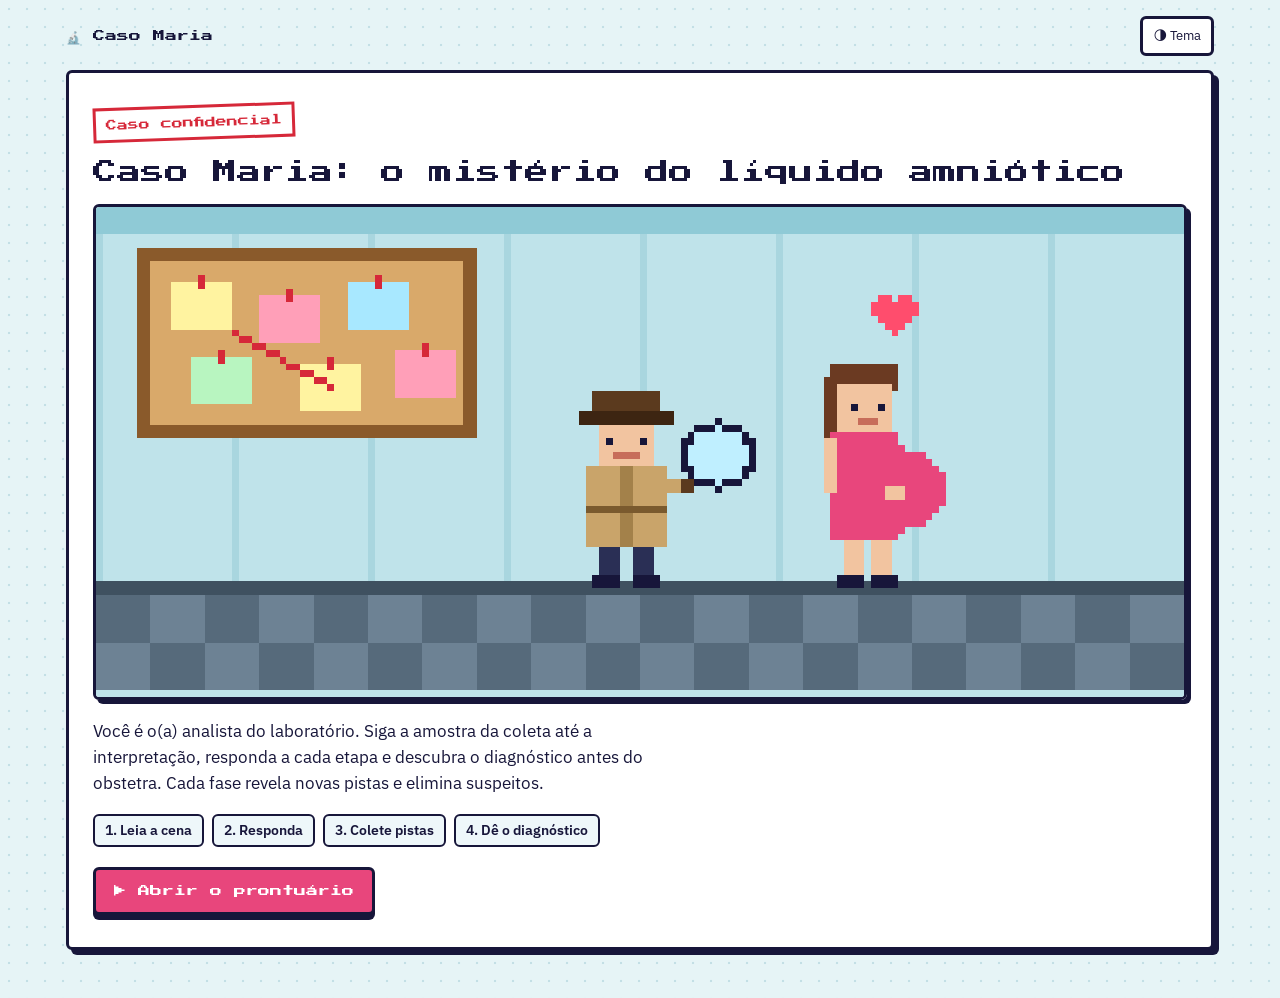
<file: caso-maria/index.html>
<!DOCTYPE html>
<html lang="pt-BR">
<head>
<meta charset="utf-8">
<meta name="viewport" content="width=device-width, initial-scale=1, viewport-fit=cover">
<meta name="theme-color" content="#0a8f8f">
<meta name="color-scheme" content="light dark">
<title>Caso Maria: o mistério do líquido amniótico</title>
<link rel="icon" href="data:image/svg+xml,%3Csvg xmlns='http://www.w3.org/2000/svg' viewBox='0 0 100 100'%3E%3Ctext y='.9em' font-size='90'%3E🔬%3C/text%3E%3C/svg%3E">
<link rel="stylesheet" href="https://fonts.googleapis.com/css2?family=IBM+Plex+Sans:wght@400;500;600;700&family=Press+Start+2P&display=swap">
<link rel="stylesheet" href="css/style.css">
</head>
<body>
<div class="wrap">
<div class="top"><span class="brand">🔬 Caso Maria</span><span class="pts" id="pts"></span><button onclick="tg()">🌗 Tema</button></div>
<div id="app"></div>
</div>
<noscript><p style="padding:20px;font-family:sans-serif">Este jogo precisa de JavaScript ativado no navegador.</p></noscript>
<script src="js/data.js"></script>
<script src="js/sprites.js"></script>
<script src="js/game.js"></script>
</body>
</html>
</file>
<file: caso-maria/css/style.css>
:root{--bg:#e6f4f6;--card:#fff;--ink:#17163a;--mut:#566074;--bd:#17163a;--acc:#0a8f8f;--onacc:#fff;--amb:#ffb703;--pink:#e8467c;--bad:#d62839;--ok:#1b9a55;--soft:#eef7fa;--sh:#17163a;--dot:#c3dfe5;color-scheme:light;box-sizing:border-box;padding-top:env(safe-area-inset-top,0px);padding-bottom:env(safe-area-inset-bottom,0px)}
@media (prefers-color-scheme:dark){:root:not([data-theme="light"]){--bg:#12112b;--card:#201f45;--ink:#f1efff;--mut:#a9a8c9;--bd:#8b87f0;--acc:#3de0d0;--onacc:#12112b;--amb:#ffc83d;--pink:#ff6b9d;--bad:#ff7b72;--ok:#5fd08a;--soft:#2a2956;--sh:#000;--dot:#26255a;color-scheme:dark}}
:root[data-theme="dark"]{--bg:#12112b;--card:#201f45;--ink:#f1efff;--mut:#a9a8c9;--bd:#8b87f0;--acc:#3de0d0;--onacc:#12112b;--amb:#ffc83d;--pink:#ff6b9d;--bad:#ff7b72;--ok:#5fd08a;--soft:#2a2956;--sh:#000;--dot:#26255a;color-scheme:dark}
*{box-sizing:border-box}
body{margin:0;background-color:var(--bg);background-image:radial-gradient(var(--dot) 1.3px,transparent 1.6px);background-size:18px 18px;color:var(--ink);font:16px/1.55 "IBM Plex Sans",system-ui,sans-serif}
h1,h2,.btn,.stamp,.brand{font-family:"Press Start 2P","Courier New",monospace;font-weight:400}
h1{font-size:clamp(15px,3.6vw,24px);line-height:1.5;margin:0 0 14px}
h2{font-size:15px;line-height:1.5;margin:0 0 14px}
h3{font:600 17px/1.35 "IBM Plex Sans",sans-serif;margin:0 0 12px}
.wrap{max-width:1040px;margin:0 auto;padding:16px 16px 48px}
.top{display:flex;align-items:center;gap:10px;margin-bottom:14px}.brand{font-size:12px;flex:1}
.pts{font:600 14px "IBM Plex Sans",sans-serif;background:var(--amb);color:#17163a;border:3px solid var(--bd);border-radius:20px;padding:2px 12px}.pts:empty{display:none}
.top button{font:inherit;font-size:13px;background:var(--card);border:3px solid var(--bd);color:var(--ink);border-radius:6px;padding:3px 10px;cursor:pointer}
.flow{display:grid;grid-template-columns:repeat(7,minmax(78px,1fr));gap:6px;overflow-x:auto;padding:4px 4px 10px;margin-bottom:8px}
.flow span{display:flex;flex-direction:column;align-items:center;gap:2px;text-align:center;font-size:11.5px;font-weight:600;padding:7px 4px;border:3px solid var(--bd);border-radius:6px;background:var(--card);color:var(--mut)}
.flow i{font-style:normal;font-size:20px;filter:grayscale(1);opacity:.55}
.flow .on{background:var(--amb);color:#17163a;box-shadow:3px 3px 0 var(--sh);transform:translateY(-3px)}
.flow .done{background:var(--acc);color:var(--onacc)}.flow .on i,.flow .done i{filter:none;opacity:1}
.grid{display:grid;grid-template-columns:1fr 290px;gap:18px;align-items:start}
@media(max-width:780px){.grid{grid-template-columns:1fr}}
.card{background:var(--card);border:3px solid var(--bd);border-radius:6px;box-shadow:5px 5px 0 var(--sh);padding:20px}
.step{display:inline-block;background:var(--pink);color:#fff;font:600 12px "IBM Plex Sans",sans-serif;padding:2px 10px;border-radius:12px;margin-bottom:10px}
.dlg{display:flex;gap:16px;align-items:flex-end;margin:0 0 14px}.gd{width:84px;flex:none;image-rendering:-moz-crisp-edges;image-rendering:crisp-edges;image-rendering:pixelated;-ms-interpolation-mode:nearest-neighbor}
.story{position:relative;flex:1;background:var(--soft);border:3px solid var(--bd);border-radius:8px;padding:12px 14px}
.story:before{content:"";position:absolute;left:-13px;bottom:16px;border:8px solid transparent;border-left:0;border-right:10px solid var(--bd)}
.art{margin:0 0 18px}
.spr{position:relative;border:3px solid var(--bd);border-radius:6px;overflow:hidden;line-height:0;box-shadow:4px 4px 0 var(--sh)}
.spr img{display:block;width:100%;height:auto;image-rendering:-moz-crisp-edges;image-rendering:crisp-edges;image-rendering:pixelated;-ms-interpolation-mode:nearest-neighbor}
.chip{position:absolute;transform:translateY(-50%);font:600 11.5px/1.25 "IBM Plex Sans",sans-serif;background:#fff;color:#17163a;border:2px solid #17163a;border-radius:4px;padding:2px 6px;white-space:nowrap;box-shadow:2px 2px 0 #17163a}
.chip.c{transform:translate(-50%,-50%);text-align:center}.chip.hl{background:#ffb703;animation:bob 1.2s ease-in-out infinite}
@keyframes bob{50%{margin-top:-4px}}@keyframes pop{from{transform:scale(.94);opacity:0}}
.opt{display:flex;gap:12px;align-items:flex-start;width:100%;text-align:left;font:inherit;color:inherit;background:var(--card);border:3px solid var(--bd);box-shadow:3px 3px 0 var(--sh);border-radius:6px;padding:10px 12px;margin:0 0 12px;cursor:pointer;transition:transform .1s}
.opt:hover:not(:disabled){transform:translate(-2px,-2px);box-shadow:5px 5px 0 var(--sh);background:var(--soft)}
.opt:disabled{color:var(--ink);cursor:default}.opt:focus-visible,.btn:focus-visible{outline:3px solid var(--pink);outline-offset:2px}
.ltr{flex:none;width:28px;height:28px;display:grid;place-items:center;background:var(--amb);color:#17163a;border:2px solid #17163a;border-radius:4px;font:700 14px "IBM Plex Sans",sans-serif}
.opt.good{background:var(--soft)}.opt.good .ltr{background:var(--ok);color:#fff}
.opt.bad{opacity:.55;box-shadow:none}.opt.bad .ltr{background:var(--soft);color:var(--mut)}
.fb{padding:10px 13px;border-radius:6px;margin:6px 0 14px;font-size:15px;animation:pop .25s}
.fb.bad{background:var(--soft);border:3px solid var(--bad)}
.fb.ok{background:var(--soft);border:3px solid var(--ok)}
.btn{font-size:12px;background:var(--pink);color:#fff;border:3px solid var(--bd);border-radius:6px;padding:14px 18px;cursor:pointer;box-shadow:0 5px 0 var(--sh)}.btn:active{transform:translateY(5px);box-shadow:none}
table{border-collapse:collapse;width:100%;font-size:14.5px;margin:8px 0}
th,td{border:2px solid var(--line,var(--bd));padding:7px 9px;text-align:left;vertical-align:top}th{background:var(--soft);font-weight:600}
.scroll{overflow-x:auto}
.note{margin-top:16px;border:3px dashed var(--acc);border-radius:8px;padding:12px 14px;font-size:15px;background:var(--soft)}
.note h3{color:var(--acc);font-size:16px}.note ul{margin:.3em 0 0;padding-left:20px}
.side h3{font-size:16px}
.tube{display:flex;gap:14px;align-items:flex-end;margin-bottom:14px}
.tb{width:34px;height:120px;border:3px solid var(--bd);border-radius:4px 4px 17px 17px;overflow:hidden;position:relative;flex:none;background:var(--soft)}
.tb i{position:absolute;left:0;right:0;bottom:0;background:var(--amb);transition:height .6s}
.clue{font-size:14px;padding:7px 0;border-top:2px dotted var(--mut)}
.sus{display:flex;justify-content:space-between;gap:8px;font-size:14px;padding:6px 0;border-top:2px dotted var(--mut)}
.sus.out{color:var(--mut);text-decoration:line-through}.sus em{font-style:normal;font-size:12px;color:var(--bad);display:inline-block}
.stamp{display:inline-block;font-size:11px;border:3px solid var(--bad);color:var(--bad);padding:6px 10px;transform:rotate(-2deg);margin-bottom:14px}
.how{display:flex;flex-wrap:wrap;gap:8px;margin:0 0 20px}.how span{background:var(--soft);border:2px solid var(--bd);border-radius:6px;padding:4px 10px;font-size:14px;font-weight:600}
.big{font-family:"Press Start 2P","Courier New",monospace;font-size:34px;color:var(--acc);margin:8px 0 14px}
@media(max-width:600px){.chip{font-size:9.5px;padding:1px 4px}.gd{width:60px}.flow{grid-template-columns:repeat(7,86px)}}
@media(prefers-reduced-motion:reduce){*{animation:none!important;transition:none!important}}
/* ===== Compatibilidade ===== */
html{-webkit-text-size-adjust:100%;text-size-adjust:100%}
body{padding-left:env(safe-area-inset-left,0px);padding-right:env(safe-area-inset-right,0px);-webkit-font-smoothing:antialiased;overflow-wrap:break-word}
button{touch-action:manipulation;-webkit-tap-highlight-color:transparent}
.opt,.btn{min-height:48px}.top button{min-height:40px}
@supports (background:color-mix(in srgb,red,blue)){
.opt.good{background:color-mix(in srgb,var(--ok) 16%,var(--card))}
.fb.bad{background:color-mix(in srgb,var(--bad) 14%,transparent)}
.fb.ok{background:color-mix(in srgb,var(--ok) 14%,transparent)}}
/* telas grandes: projetor, TV */
@media(min-width:1280px){body{font-size:17px}.wrap{max-width:1180px}.grid{grid-template-columns:1fr 320px}}
@media(min-width:1900px){body{font-size:21px}.wrap{max-width:1560px}.grid{grid-template-columns:1fr 380px}.chip{font-size:15px}h2{font-size:20px}.btn{font-size:15px}}
/* celulares */
@media(max-width:480px){.wrap{padding:10px 10px 36px}.card{padding:14px;box-shadow:3px 3px 0 var(--sh)}.flow{grid-template-columns:repeat(7,1fr);gap:4px;overflow:visible}.flow b{display:none}.flow span{padding:6px 0}.dlg{gap:10px}.gd{width:52px}.story{padding:10px 12px;font-size:15px}.big{font-size:26px}h2{font-size:13px}.brand{font-size:10px}.btn{width:100%}.chip{font-size:8.5px;padding:1px 3px;border-width:1.5px}th,td{padding:5px 6px;font-size:13px}}
/* celular deitado */
@media(max-height:500px) and (orientation:landscape){.wrap{padding-top:8px}.gd{width:48px}.spr{max-width:420px;margin:0 auto}}
@media print{body{background:#fff}.top button,.btn,.flow{display:none}.card,.spr{box-shadow:none}}
</file>
